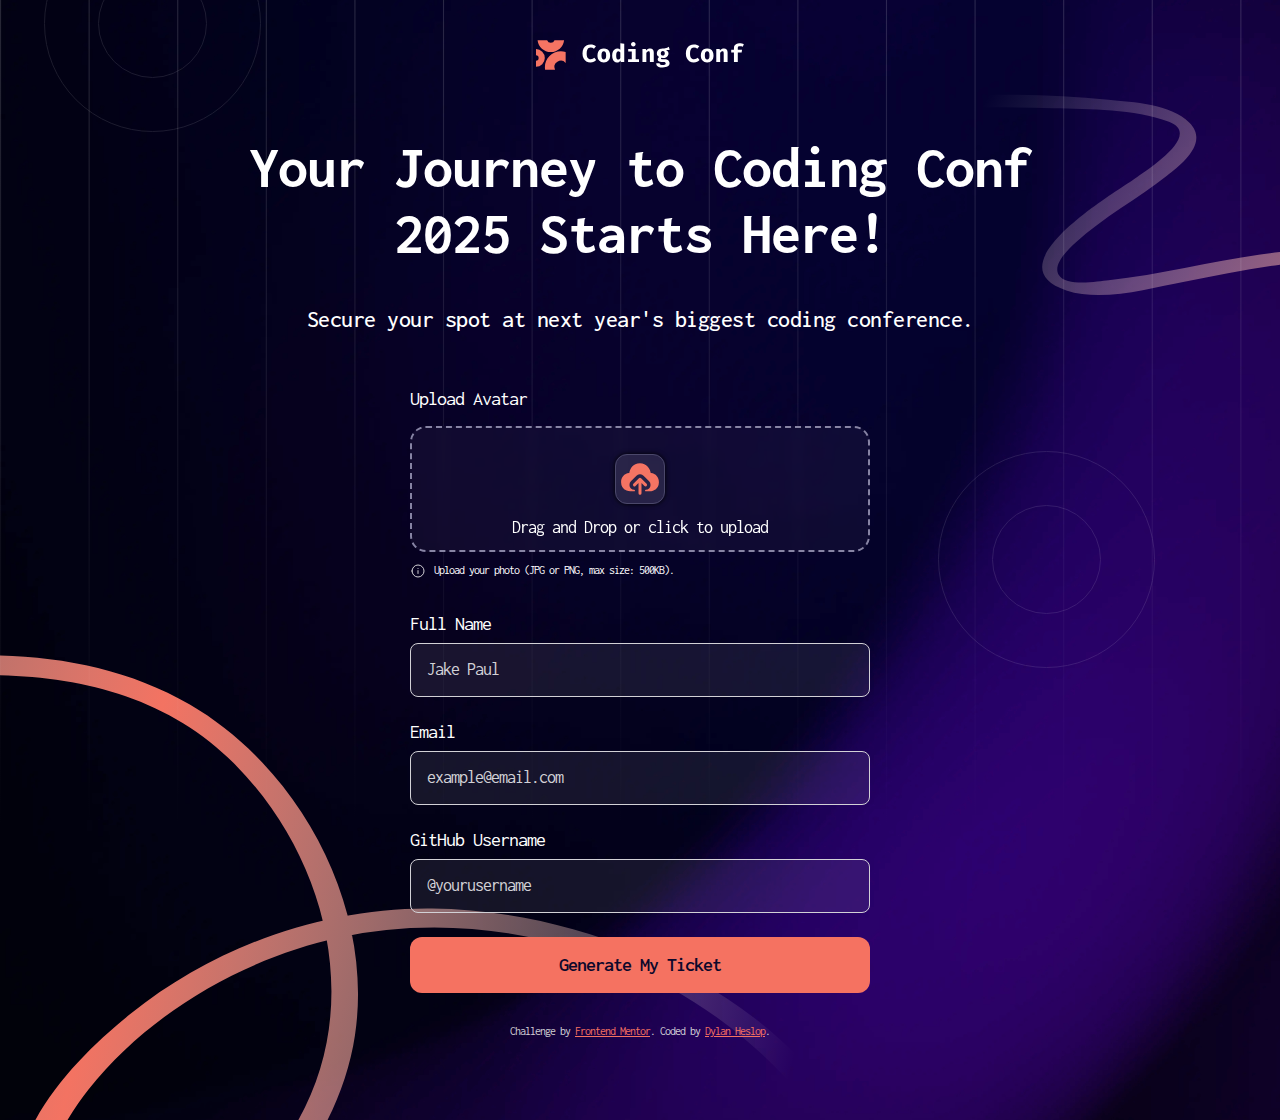
<file: index.html>
<!DOCTYPE html>
<html lang="en">
    <head>
        <meta charset="UTF-8" />
        <meta name="viewport" content="width=device-width, initial-scale=1.0" />

        <!-- Description Meta Tag -->
        <meta
            name="description"
            content="This is a solution to the Conference ticket generator challenge on Frontend Mentor. Frontend Mentor challenges help you improve your coding skills by building realistic projects." />

        <!-- Keywords Meta Tag -->
        <meta
            name="keywords"
            content="HTML, CSS, JavaScript, Scss, ticket, generator" />

        <!-- Author Meta Tag -->
        <meta name="author" content="Dylan Heslop" />

        <!-- Open Graph Meta Tags for Social Media -->
        <meta property="og:title" content="Responsive Ticket Generator" />
        <meta
            property="og:description"
            content="Simple ticket generator, where a user can upload an image(avatar) and inputsome personal inforamtion and see a ticket gets generated for them. Challenge by frontend mentor" />
        <meta
            property="og:image"
            content="https://ticket-generator-fem.netlify.app/screenshot.png" />
        <meta
            property="og:url"
            content="https://ticket-generator-fem.netlify.app/" />

        <!-- Twitter Card Meta Tags -->
        <meta
            name="twitter:card"
            content="Simple ticket generator, where a user can upload an image(avatar) and inputsome personal inforamtion and see a ticket gets generated for them. Challenge by frontend mentor" />
        <meta name="twitter:title" content="Responsive Ticket Generator" />
        <meta
            name="twitter:description"
            content="Simple ticket generator, where a user can upload an image(avatar) and inputsome personal inforamtion and see a ticket gets generated for them. Challenge by frontend mentor" />
        <meta
            name="twitter:image"
            content="https://ticket-generator-fem.netlify.app/screenshot.png" />

        <link
            rel="icon"
            type="image/png"
            sizes="32x32"
            href="./assets/images/favicon-32x32.png" />

        <link
            rel="icon"
            type="image/png"
            sizes="32x32"
            href="./assets/images/favicon-32x32.png" />

        <title>Frontend Mentor | Conference ticket generator</title>
        <link rel="stylesheet" href="./assets/style.css" />
    </head>
    <body>
        <main>
            <header>
                <img
                    src="./assets/images/logo-full.svg"
                    alt="Coding Conf logo" />

                <h1>Your Journey to Coding Conf 2025 Starts Here!</h1>
                <p>
                    Secure your spot at next year's biggest coding conference.
                </p>
            </header>

            <form action="./ticket.html">
                <div>
                    <label for="avatar">Upload Avatar</label>
                    <div id="image-drop">
                        <input
                            type="file"
                            name="avatar"
                            id="avatar"
                            class="avatar--input sr-only"
                            required />
                        <label class="drop--label" for="avatar">
                            <span class="preview--container">
                                <img
                                    src="./assets/images/icon-upload.svg"
                                    alt="image preview goes here"
                                    id="imagePreview" />
                            </span>
                            <span id="dragLabel">
                                Drag and Drop or click to upload
                            </span>
                            <span class="active--image--btns">
                                <button id="btnRemove" type="button">
                                    Remove Image
                                </button>
                                <button id="btnChange" type="button">
                                    Change Image
                                </button>
                            </span>
                        </label>
                    </div>
                    <div id="image--upload--label" class="info--wrapper">
                        <svg
                            xmlns="http://www.w3.org/2000/svg"
                            width="16"
                            height="16"
                            fill="none"
                            viewBox="0 0 16 16">
                            <path
                                class="error--red"
                                stroke="#D1D0D5"
                                stroke-linecap="round"
                                stroke-linejoin="round"
                                d="M2 8a6 6 0 1 0 12 0A6 6 0 0 0 2 8Z" />
                            <path
                                class="error--red"
                                fill="#D1D0D5"
                                d="M8.004 10.462V7.596ZM8 5.57v-.042Z" />
                            <path
                                class="error--red"
                                stroke="#D1D0D5"
                                stroke-linecap="round"
                                stroke-linejoin="round"
                                d="M8.004 10.462V7.596M8 5.569v-.042" />
                        </svg>
                        <p class="info--text">
                            Upload your photo (JPG or PNG, max size: 500KB).
                        </p>
                    </div>
                </div>
                <div>
                    <label for="name">Full Name</label>
                    <input
                        type="text"
                        id="name"
                        name="name"
                        placeholder="Jake Paul"
                        required />
                    <div class="info--wrapper">
                        <svg
                            xmlns="http://www.w3.org/2000/svg"
                            width="16"
                            height="16"
                            fill="none"
                            viewBox="0 0 16 16">
                            <path
                                class="error--red"
                                stroke="#D1D0D5"
                                stroke-linecap="round"
                                stroke-linejoin="round"
                                d="M2 8a6 6 0 1 0 12 0A6 6 0 0 0 2 8Z" />
                            <path
                                class="error--red"
                                fill="#D1D0D5"
                                d="M8.004 10.462V7.596ZM8 5.57v-.042Z" />
                            <path
                                class="error--red"
                                stroke="#D1D0D5"
                                stroke-linecap="round"
                                stroke-linejoin="round"
                                d="M8.004 10.462V7.596M8 5.569v-.042" />
                        </svg>
                        <p class="info--text">
                            Please enter a valid full name.
                        </p>
                    </div>
                </div>
                <div>
                    <label for="email">Email</label>
                    <input
                        type="email"
                        placeholder="example@email.com"
                        name="email"
                        required />
                    <div class="info--wrapper">
                        <svg
                            xmlns="http://www.w3.org/2000/svg"
                            width="16"
                            height="16"
                            fill="none"
                            viewBox="0 0 16 16">
                            <path
                                class="error--red"
                                stroke="#D1D0D5"
                                stroke-linecap="round"
                                stroke-linejoin="round"
                                d="M2 8a6 6 0 1 0 12 0A6 6 0 0 0 2 8Z" />
                            <path
                                class="error--red"
                                fill="#D1D0D5"
                                d="M8.004 10.462V7.596ZM8 5.57v-.042Z" />
                            <path
                                class="error--red"
                                stroke="#D1D0D5"
                                stroke-linecap="round"
                                stroke-linejoin="round"
                                d="M8.004 10.462V7.596M8 5.569v-.042" />
                        </svg>
                        <p class="info--text">
                            Please enter a valid email address.
                        </p>
                    </div>
                </div>
                <div>
                    <label for="github">GitHub Username</label>
                    <input
                        type="text"
                        name="github"
                        id="github"
                        placeholder="@yourusername"
                        required />
                    <div class="info--wrapper">
                        <svg
                            xmlns="http://www.w3.org/2000/svg"
                            width="16"
                            height="16"
                            fill="none"
                            viewBox="0 0 16 16">
                            <path
                                class="error--red"
                                stroke="#D1D0D5"
                                stroke-linecap="round"
                                stroke-linejoin="round"
                                d="M2 8a6 6 0 1 0 12 0A6 6 0 0 0 2 8Z" />
                            <path
                                class="error--red"
                                fill="#D1D0D5"
                                d="M8.004 10.462V7.596ZM8 5.57v-.042Z" />
                            <path
                                class="error--red"
                                stroke="#D1D0D5"
                                stroke-linecap="round"
                                stroke-linejoin="round"
                                d="M8.004 10.462V7.596M8 5.569v-.042" />
                        </svg>
                        <p class="info--text">
                            Please enter a valid GitHub username
                        </p>
                    </div>
                </div>
                <button type="submit">Generate My Ticket</button>
            </form>
            <div class="attribution">
                Challenge by
                <a href="https://www.frontendmentor.io?ref=challenge"
                    >Frontend Mentor</a
                >. Coded by
                <a href="https://github.com/dylan-dot-c">Dylan Heslop</a>.
            </div>
        </main>
        <script src="./scripts/script.js"></script>
    </body>
</html>
</file>
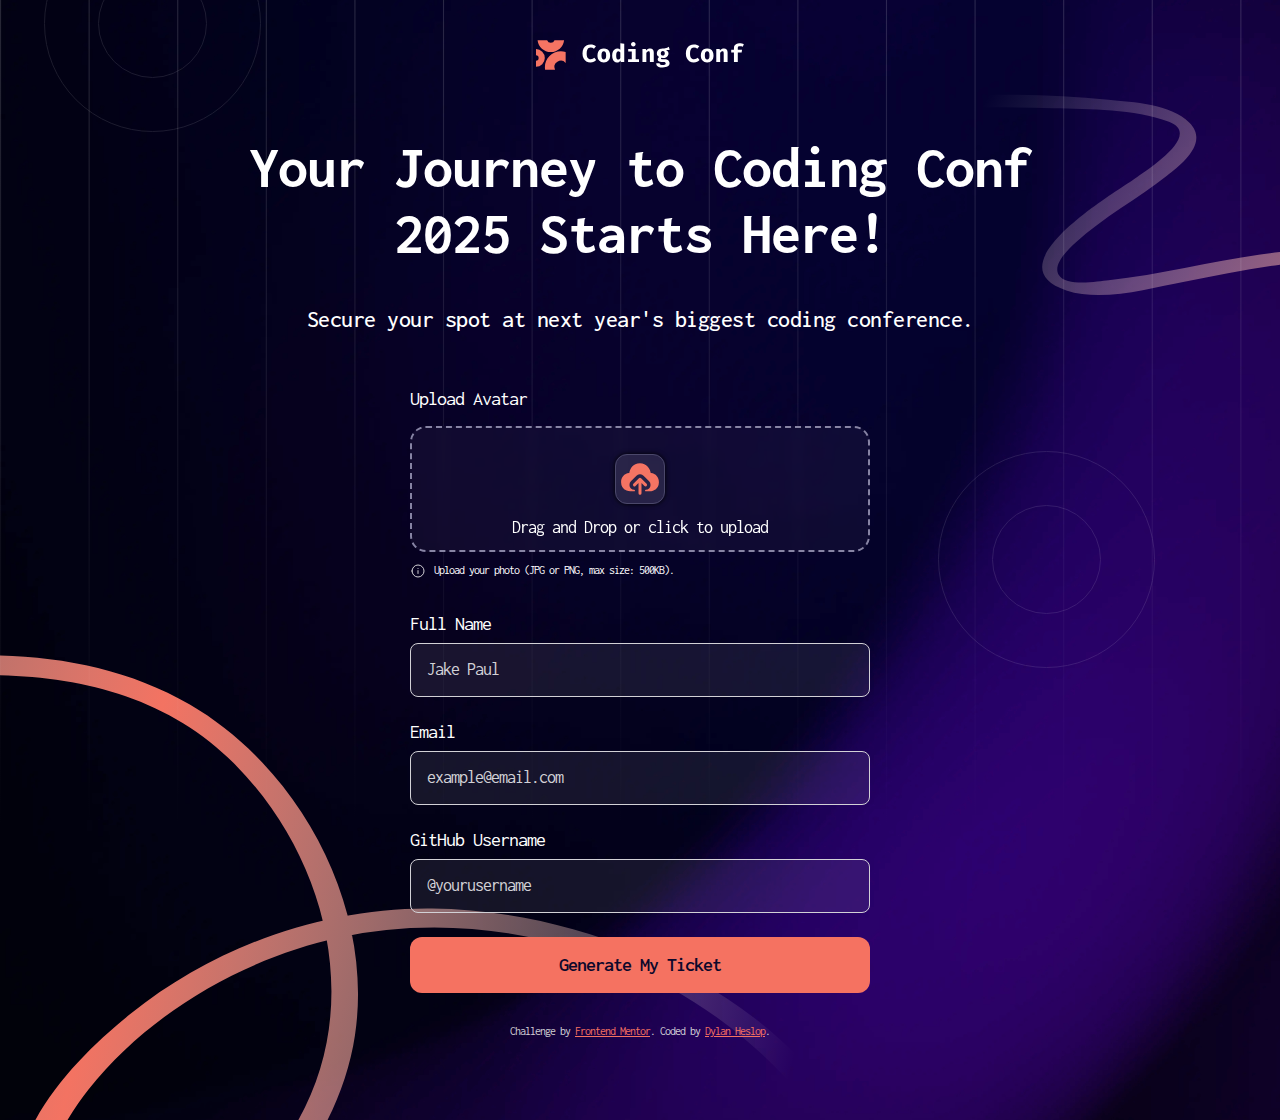
<file: ticket.html>
<!DOCTYPE html>
<html lang="en">
  <head>
    <meta charset="UTF-8" />
    <meta name="viewport" content="width=device-width, initial-scale=1.0" />

    <!-- Description Meta Tag -->
    <meta
      name="description"
      content="This is a solution to the Conference ticket generator challenge on Frontend Mentor. Frontend Mentor challenges help you improve your coding skills by building realistic projects."
    />

    <!-- Keywords Meta Tag -->
    <meta
      name="keywords"
      content="HTML, CSS, JavaScript, Scss, ticket, generator"
    />

    <!-- Author Meta Tag -->
    <meta name="author" content="Dylan Heslop" />

    <!-- Open Graph Meta Tags for Social Media -->
    <meta property="og:title" content="Responsive Ticket Generator" />
    <meta
      property="og:description"
      content="Simple ticket generator, where a user can upload an image(avatar) and inputsome personal inforamtion and see a ticket gets generated for them. Challenge by frontend mentor"
    />
    <meta
      property="og:image"
      content="https://ticket-generator-fem.netlify.app/screenshot.png"
    />
    <meta
      property="og:url"
      content="https://ticket-generator-fem.netlify.app/"
    />

    <!-- Twitter Card Meta Tags -->
    <meta
      name="twitter:card"
      content="Simple ticket generator, where a user can upload an image(avatar) and inputsome personal inforamtion and see a ticket gets generated for them. Challenge by frontend mentor"
    />
    <meta name="twitter:title" content="Responsive Ticket Generator" />
    <meta
      name="twitter:description"
      content="Simple ticket generator, where a user can upload an image(avatar) and inputsome personal inforamtion and see a ticket gets generated for them. Challenge by frontend mentor"
    />
    <meta
      name="twitter:image"
      content="https://ticket-generator-fem.netlify.app/screenshot.png"
    />

    <link
      rel="icon"
      type="image/png"
      sizes="32x32"
      href="./assets/images/favicon-32x32.png"
    />

    <title>Frontend Mentor | Conference ticket Result</title>
    <link rel="stylesheet" href="./assets/style.css" />
  </head>
  <body>
    <header>
      <img src="./assets/images/logo-full.svg" alt="Coding Conf logo" />

      <h1>
        Congrats,
        <span id="fullname" class="attendant--name">Jonatan Kristof</span>! Your
        ticket is ready.
      </h1>
      <p class="details">
        We've emailed your ticket to
        <span class="email" id="attendant--email">jonatan@email.com</span>
        and will send updates in the run up to the event.
      </p>
    </header>
    <main>
      <div class="ticket--wrapper">
        <section>
          <div class="ticket--header">
            <img
              class="ticket--logo"
              src="./assets/images/logo-mark.svg"
              alt=""
            />
            <h2>Coding Conf</h2>
          </div>
          <p class="ticket--date">Jan 31, 2025 / Austin, TX</p>
        </section>

        <section class="ticket--footer">
          <div>
            <img
              class="ticket--avatar"
              id="ticketAvatar"
              src="./assets/images//image-avatar.jpg"
              alt=""
            />
          </div>
          <div class="ticket--avatar--details">
            <h2 id="ticketName">Jonathan Kristof</h2>
            <div>
              <img
                class="github--logo"
                width="16"
                height="16"
                src="./assets/images/icon-github.svg"
                alt=""
              />
              <span id="githubUsername">@jonatankristof0101</span>
            </div>
          </div>
        </section>
        <span class="ticket--id">#12021</span>
      </div>
    </main>
    <script src="./scripts/ticket.js"></script>
  </body>
</html>
</file>
<file: assets/style.css>
@import url("https://fonts.googleapis.com/css2?family=Inconsolata:wght@200..900&display=swap");
.attendant--name {
  background: linear-gradient(120deg, hsl(7, 86%, 67%) 25%, hsl(0, 0%, 100%));
  -webkit-background-clip: text;
  background-clip: text;
  color: transparent;
}

.details {
  color: hsl(252, 6%, 83%);
}

.email {
  color: hsl(7, 88%, 67%);
}

.ticket--wrapper {
  background-image: url("./images/pattern-ticket.svg");
  background-repeat: no-repeat;
  padding: 1rem;
  background-size: contain; /* Ensure the background scales properly */
  background-position: center; /* Center the background image */
  display: flex;
  flex-direction: column;
  gap: 2rem;
  height: 160px;
  position: relative;
  max-width: 343px;
  margin: auto;
}
.ticket--wrapper .ticket--id {
  writing-mode: vertical-lr;
  text-orientation: sideways-right;
  position: absolute;
  right: 1rem;
  top: 0;
  color: hsl(245, 15%, 58%);
  font-size: 1.5rem;
  height: 100%;
  text-align: center;
  font-weight: 500;
}

.ticket--header {
  display: flex;
  gap: 1rem;
  align-items: start;
}
.ticket--header h2 {
  font-size: 1.5rem;
  margin: 0;
}
.ticket--header img {
  width: 29px;
  height: 29px;
}

.ticket--date {
  padding-left: 2.75rem;
  font-size: 14px;
  margin: 0;
  color: hsl(252, 6%, 83%);
}

.ticket--footer {
  display: flex;
  gap: 0.75rem;
  align-items: center;
}
.ticket--footer .ticket--avatar {
  width: 45px;
  height: 45px;
  border-radius: 0.75rem;
}
.ticket--footer .ticket--avatar--details {
  display: flex;
  flex-direction: column;
}
.ticket--footer .ticket--avatar--details h2 {
  font-size: 1.5rem;
  margin: 0;
  font-weight: 500;
}
.ticket--footer .ticket--avatar--details div {
  display: flex;
  gap: 0.5rem;
  align-items: center;
}
.ticket--footer .ticket--avatar--details div span {
  color: hsl(252, 6%, 83%);
}

@media screen and (min-width: 768px) {
  header p {
    max-width: 514px;
    margin: auto;
  }
  .ticket--wrapper {
    margin: auto;
    margin-top: 5rem;
    max-width: 600px;
    height: 280px;
    display: flex;
    flex-direction: column;
    justify-content: space-between;
    padding: 1.5rem;
  }
  .ticket--wrapper .ticket--id {
    right: 2.25rem;
    font-size: 30px;
  }
  .ticket--wrapper h2 {
    font-size: 2.5rem;
  }
  .ticket--wrapper .ticket--date {
    font-size: 1.25rem;
    padding-left: 3.5rem;
  }
  .ticket--wrapper .ticket--logo {
    width: 40px;
    height: 40px;
  }
  .ticket--wrapper .ticket--avatar {
    width: 80px;
    height: 80px;
  }
  #ticketName {
    font-size: 30px;
  }
  .github--logo {
    width: 17px;
    height: 17px;
  }
  #githubUsername {
    font-size: 20px;
    font-weight: 500;
  }
  .ticket--avatar--details {
    gap: 0.5rem;
  }
}
@media screen and (min-width: 1024px) {
  .ticket--wrapper {
    margin-top: 111px;
  }
}
*,
*::before,
*::after {
  box-sizing: border-box;
  line-height: 110%;
  letter-spacing: -1px;
}

.sr-only {
  height: 1px;
  margin: -1px;
  overflow: hidden;
  padding: 0;
  position: absolute;
  width: 1px;
  clip: rect(0, 0, 0, 0);
  border-width: 0;
  white-space: nowrap;
}

body {
  font-family: "Inconsolata", serif;
  background: url("./images/pattern-lines.svg"), url("./images/pattern-circle.svg"), url("./images/pattern-circle.svg"), url("./images/pattern-squiggly-line-top.svg"), url("./images/pattern-squiggly-line-bottom.svg"), url("./images/background-mobile.png");
  background-repeat: no-repeat;
  background-position: 0, -30px -30px, 110% 50%, 100% 24px, bottom left;
  background-size: cover, 100px, 100px, 100px, 300px, cover;
  margin: 0;
  padding: 2rem 1rem;
  padding-bottom: 114px;
  color: white;
  min-height: 100vh;
}

header {
  text-align: center;
  margin-bottom: 2.5rem;
}
header h1 {
  font-size: 30px;
}
header p {
  font-weight: 500;
  letter-spacing: -0.5px;
  font-size: 1.25rem;
}

#image-drop {
  width: 100%;
  height: 126px;
  border-radius: 1rem;
  border: 2px dashed hsl(245, 15%, 58%);
  margin-top: 1rem;
  background-color: rgba(135, 132, 164, 0.08);
  -webkit-backdrop-filter: blur(5px);
  backdrop-filter: blur(5px);
  padding: 0.75rem 1rem;
  cursor: pointer;
  transition: 150ms ease-in-out;
}
#image-drop:hover {
  background-color: rgba(135, 132, 164, 0.2);
  cursor: pointer;
}
#image-drop:hover .preview--container {
  border: 1px solid hsl(245, 15%, 58%);
}
#image-drop .drop--label {
  text-align: center;
  font-size: 18px;
  letter-spacing: 0;
  cursor: pointer;
  display: flex;
  height: 100%;
  flex-direction: column;
}

.info--wrapper {
  font-size: 12px;
  display: flex;
  gap: 0.5rem;
  align-items: center;
  letter-spacing: -0.2px;
}

.error .info--text,
.error #info--text {
  color: hsl(7, 71%, 60%);
}
.error .error--red {
  stroke: hsl(7, 71%, 60%);
}

form {
  display: flex;
  flex-direction: column;
  gap: 24px;
}

label {
  display: block;
  margin-bottom: 0.5rem;
  font-size: 1.25rem;
}

input {
  font-size: 18px;
  width: 100%;
  background-color: rgba(255, 255, 255, 0.08);
  border: 0;
  border-radius: 0.5rem;
  padding: 1rem;
  border: 1px solid hsl(252, 6%, 83%);
  color: hsl(0, 0%, 100%);
}
input::-moz-placeholder {
  color: hsl(252, 6%, 83%);
  font-family: "Inconsolata", serif;
}
input::placeholder {
  color: hsl(252, 6%, 83%);
  font-family: "Inconsolata", serif;
}
input:focus {
  border: 1px solid hsl(245, 19%, 35%);
  outline: 3px solid hsl(245, 19%, 35%);
  outline-offset: 3px;
}
input:hover {
  background-color: rgba(135, 132, 164, 0.2);
  cursor: pointer;
}

.info--wrapper {
  display: none;
}

#image--upload--label {
  display: flex;
}

input:user-invalid {
  border: 1px solid hsl(7, 71%, 60%);
}
input:user-invalid + .info--wrapper {
  display: flex;
}
input:user-invalid + .info--wrapper .info--text {
  color: hsl(7, 71%, 60%);
}
input:user-invalid + .info--wrapper .error--red {
  stroke: hsl(7, 71%, 60%);
}
input:user-invalid + .error--text {
  display: block;
}

.error--text {
  margin-top: 0.5rem;
  color: hsl(7, 71%, 60%);
  display: none;
}

button {
  background-color: hsl(7, 88%, 67%);
  width: 54px;
  padding: 17px 0;
  text-align: center;
  width: 100%;
  font-size: 1.25rem;
  font-weight: 600;
  font-family: "Inconsolata", serif;
  border-radius: 12px;
  border: none;
  color: hsl(248, 70%, 10%);
  transition: all 150ms ease-in-out;
}
button:hover {
  background-color: hsl(7, 71%, 60%);
  cursor: pointer;
}

#imagePreview {
  width: 100%;
  height: 100%;
}

.preview--container {
  width: 50px;
  height: 50px;
  border-radius: 12px;
  border: 1px solid hsl(245, 19%, 35%);
  margin: auto;
  display: flex;
  justify-content: center;
  align-items: center;
  background-color: rgba(255, 255, 255, 0.1);
  overflow: hidden;
  box-shadow: 0 0 5px black;
}

.active--image--btns {
  display: none;
  gap: 0.5rem;
  max-width: 80%;
  margin: 10px auto;
}
.active--image--btns button {
  padding: 4px 8px;
  border-radius: 4px;
  background-color: rgba(255, 255, 255, 0.1);
  color: white;
  font-size: 16px;
  display: block;
}
.active--image--btns button:first-child {
  text-decoration: underline;
}

@media screen and (min-width: 768px) {
  body {
    padding: 2.5rem 2rem;
    background: url("./images/pattern-lines.svg"), url("./images/pattern-circle.svg"), url("./images/pattern-circle.svg"), url("./images/pattern-squiggly-line-top.svg"), url("./images/pattern-squiggly-line-bottom.svg"), url("./images/background-mobile.png");
    background-repeat: no-repeat;
    background-position: 0, -27px -87px, 120% 50%, 100% 88px, bottom left;
    background-size: cover, 217px, 217px, 232px, 396px, cover;
    padding-bottom: 114px;
    color: white;
    min-height: 100vh;
  }
  header h1 {
    margin-top: 3.75rem;
    font-size: 3.75rem;
  }
  header p {
    font-size: 1.5rem;
  }
  form {
    max-width: 522px;
    margin: auto;
  }
}
.attribution {
  text-align: center;
  font-size: 12px;
  color: hsl(252, 6%, 83%);
  top: 2rem;
  position: relative;
}
.attribution a:visited,
.attribution a {
  color: hsl(7, 88%, 67%);
}

@media screen and (min-width: 1024px) {
  body {
    padding: 2.5rem 2rem;
    background: url("./images/pattern-lines.svg"), url("./images/pattern-circle.svg"), url("./images/pattern-circle.svg"), url("./images/pattern-squiggly-line-top.svg"), url("./images/pattern-squiggly-line-bottom-desktop.svg"), url("./images/background-desktop.png");
    background-repeat: no-repeat;
    background-position: 0, 44px -85px, 938px 50%, 100% 88px, bottom left, 0;
    background-size: cover, 217px, 217px, 446px, 825px, cover;
    padding-bottom: 114px;
    color: white;
    min-height: 100vh;
  }
  header {
    max-width: 891px;
    margin: auto;
    margin-bottom: 3.5rem;
  }
  header p {
    max-width: -moz-max-content;
    max-width: max-content;
  }
  form {
    max-width: 460px;
  }
}/*# sourceMappingURL=style.css.map */
</file>
